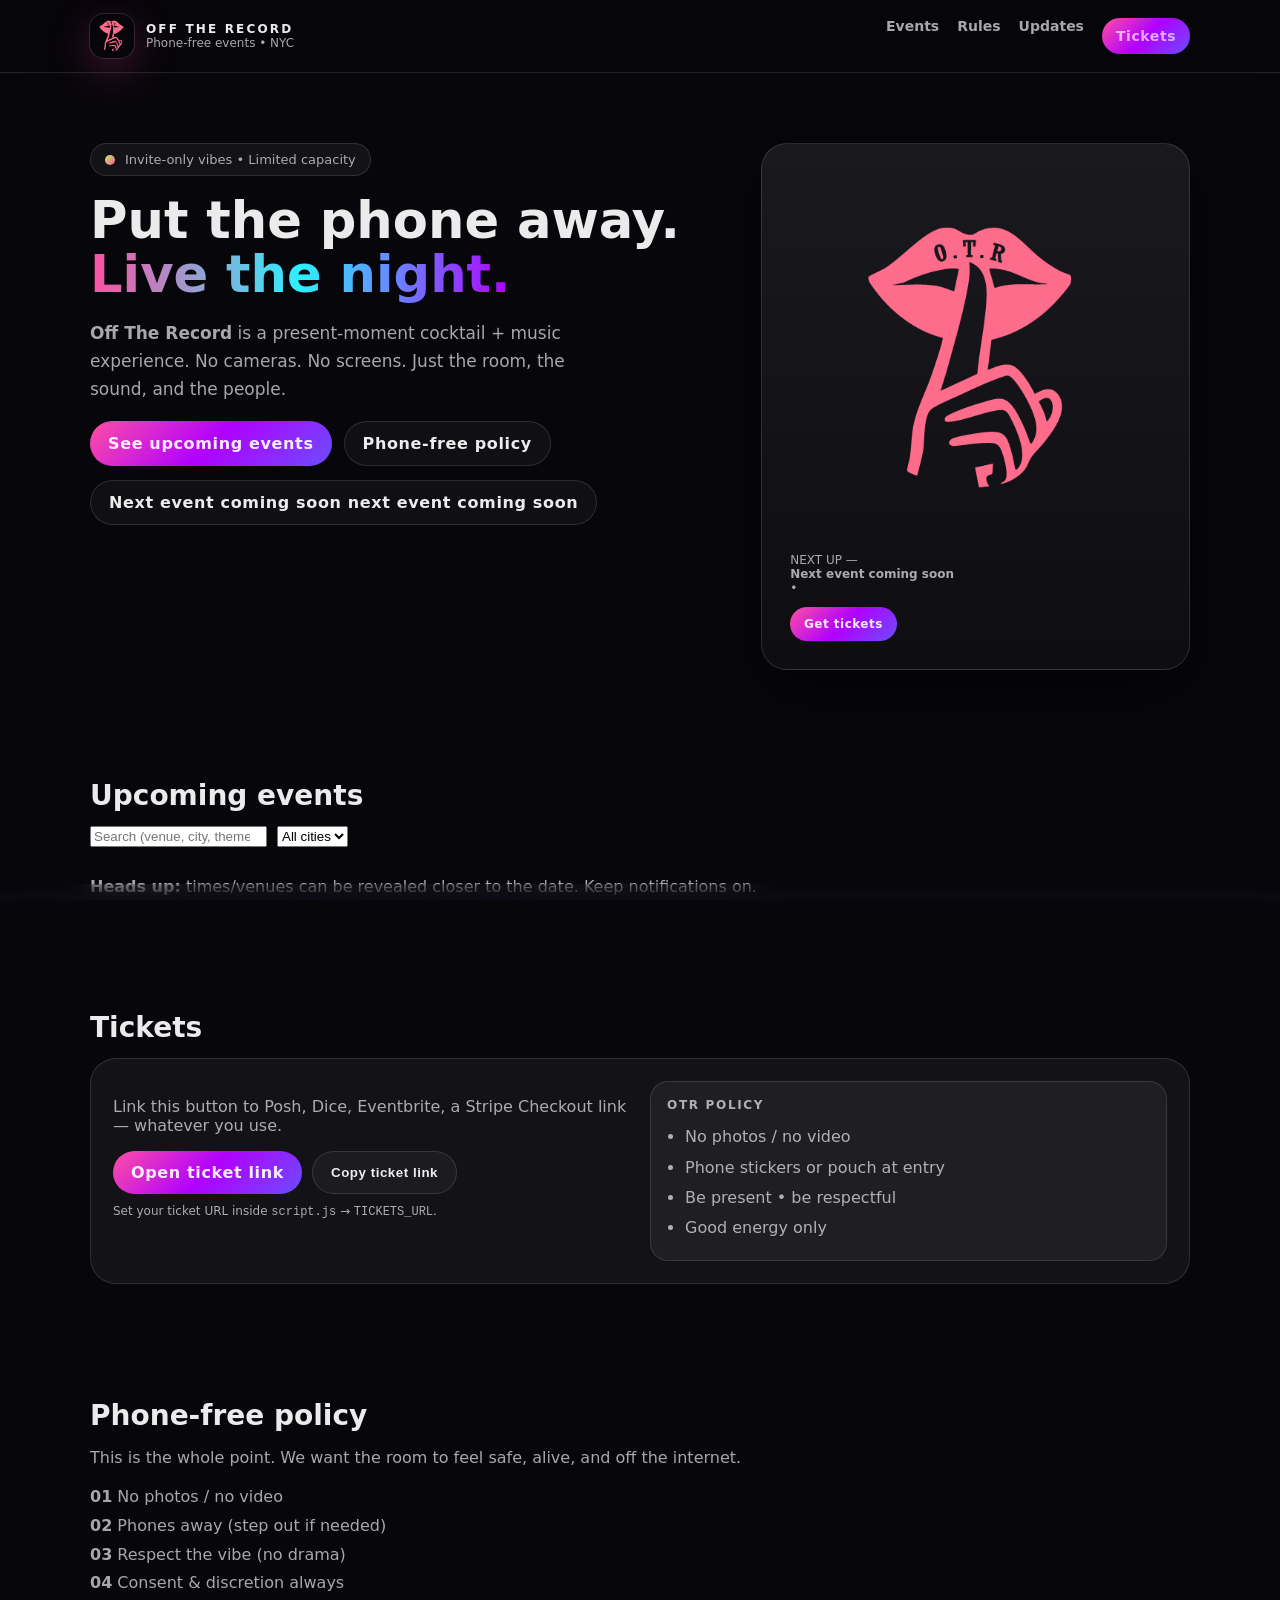
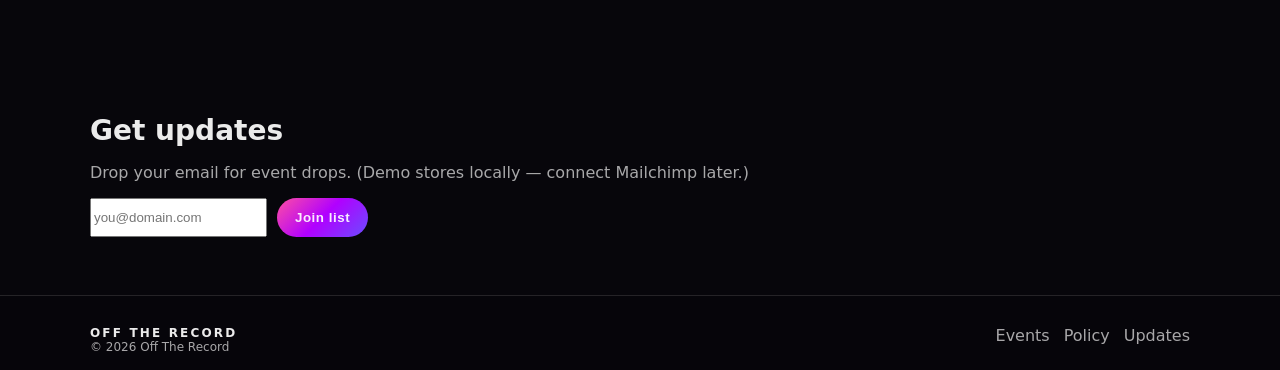
<file: index.html>
<!doctype html>
<html lang="en">
  <head>
    <meta charset="UTF-8" />
    <meta name="viewport" content="width=device-width, initial-scale=1.0" />
    <title>Off The Record — Events</title>
    <meta name="description" content="Off The Record — phone-free, present-moment events. Tickets, upcoming dates, and RSVP." />

    <meta property="og:title" content="Off The Record — Events" />
    <meta property="og:description" content="Phone-free nights. Real conversations. Music + cocktails." />
    <meta property="og:image" content="./assets/otr-logo.png" />
    <meta property="og:type" content="website" />

    <link rel="icon" href="./assets/otr-logo.png" />
    <link rel="stylesheet" href="./styles.css" />
  </head>

  <body>
    <header>
      <div class="container nav">
        <a class="brand" href="#top">
          <img src="./assets/otr-logo.png" alt="Off The Record logo" />
          <div>
            <div class="brand-name">OFF THE RECORD</div>
            <div class="brand-tag">Phone-free events • NYC</div>
          </div>
        </a>

        <div class="nav-links">
          <a href="#events">Events</a>
          <a href="#rules">Rules</a>
          <a href="#subscribe">Updates</a>
          <a class="btn btn-small btn-primary" href="#tickets">Tickets</a>
        </div>
      </div>
    </header>

    <main id="top">
      <section class="hero blur-bottom">
        <div class="container hero-grid">
          <div>
            <div class="pill"><span></span> Invite-only vibes • Limited capacity</div>

            <h1>
              Put the phone away.
              <span class="accent">Live the night.</span>
            </h1>

            <p>
              <strong>Off The Record</strong> is a present-moment cocktail + music experience.
              No cameras. No screens. Just the room, the sound, and the people.
            </p>

            <div class="hero-actions">
              <a class="btn btn-primary" href="#events">See upcoming events</a>
              <a class="btn btn-ghost" href="#rules">Phone-free policy</a>
            </div>

            <div class="hero-actions" style="margin-top:14px;">
              <div class="btn btn-ghost" style="cursor:default;">
                <strong id="countdownDays">—</strong>&nbsp;next event coming soon
              </div>
            </div>
          </div>

          <div class="logo-card">
            <img src="./assets/otr-logo.png" alt="Off The Record logo" />
            <div class="tiny muted" style="margin-top:10px;">
              NEXT UP — <span id="nextEventDate">—</span><br />
              <strong id="nextEventTitle">Loading…</strong><br />
              <span class="muted"><span id="nextEventVenue">—</span> • <span id="nextEventCity">—</span></span>
            </div>
            <div style="margin-top:12px;">
              <a class="btn btn-small btn-primary" href="#tickets">Get tickets</a>
            </div>
          </div>
        </div>
      </section>

      <section id="events">
        <div class="container">
          <h2>Upcoming events</h2>

          <div style="display:flex; gap:10px; flex-wrap:wrap; margin-bottom:14px;">
            <input id="searchInput" class="search" type="search" placeholder="Search (venue, city, theme…)" />
            <select id="cityFilter" class="select">
              <option value="all">All cities</option>
            </select>
          </div>

          <div id="eventsGrid" class="events-grid"></div>

          <div style="margin-top:16px;" class="muted">
            <strong>Heads up:</strong> times/venues can be revealed closer to the date. Keep notifications on.
          </div>
        </div>
      </section>

      <section id="tickets">
        <div class="container">
          <h2>Tickets</h2>

          <div class="tickets">
            <div>
              <p class="muted">
                Link this button to Posh, Dice, Eventbrite, a Stripe Checkout link — whatever you use.
              </p>

              <div style="display:flex; gap:10px; flex-wrap:wrap;">
                <a class="btn btn-primary" id="ticketsLink" href="#" target="_blank" rel="noopener noreferrer">Open ticket link</a>
                <button class="btn btn-ghost" id="copyLinkBtn" type="button">Copy ticket link</button>
              </div>

              <p class="tiny muted" style="margin-top:10px;">
                Set your ticket URL inside <code>script.js</code> → <code>TICKETS_URL</code>.
              </p>
            </div>

            <div style="padding:16px; border-radius:18px; border:1px solid rgba(255,255,255,.12); background: rgba(255,255,255,.05);">
              <div class="tiny muted" style="letter-spacing:.14em; font-weight:900;">OTR POLICY</div>
              <ul class="muted" style="line-height:1.9; margin:10px 0 0; padding-left:18px;">
                <li>No photos / no video</li>
                <li>Phone stickers or pouch at entry</li>
                <li>Be present • be respectful</li>
                <li>Good energy only</li>
              </ul>
            </div>
          </div>
        </div>
      </section>

      <section id="rules">
        <div class="container">
          <h2>Phone-free policy</h2>
          <p class="muted">
            This is the whole point. We want the room to feel safe, alive, and off the internet.
          </p>

          <div class="muted" style="margin-top:10px; line-height:1.8;">
            <strong>01</strong> No photos / no video<br />
            <strong>02</strong> Phones away (step out if needed)<br />
            <strong>03</strong> Respect the vibe (no drama)<br />
            <strong>04</strong> Consent & discretion always
          </div>
        </div>
      </section>

      <section id="subscribe">
        <div class="container">
          <h2>Get updates</h2>
          <p class="muted">Drop your email for event drops. (Demo stores locally — connect Mailchimp later.)</p>

          <form id="subscribeForm" style="display:flex; gap:10px; flex-wrap:wrap; margin-top:12px;">
            <input id="emailInput" class="input" type="email" placeholder="you@domain.com" required />
            <button class="btn btn-primary" type="submit">Join list</button>
          </form>

          <p id="subscribeMsg" class="tiny muted" style="margin-top:10px;"></p>
        </div>
      </section>
    </main>

    <footer>
      <div class="container footer-inner">
        <div>
          <div class="footer-brand">OFF THE RECORD</div>
          <div class="tiny muted">© <span id="year"></span> Off The Record</div>
        </div>

        <div class="muted" style="display:flex; gap:14px;">
          <a href="#events">Events</a>
          <a href="#rules">Policy</a>
          <a href="#subscribe">Updates</a>
        </div>
      </div>
    </footer>
    <div class="blur-fixed"></div>

    <script src="./script.js"></script>
  </body>
</html>
</file>
<file: styles.css>
/* ===============================
   OFF THE RECORD — styles.css
   =============================== */

:root {
  --bg: #07060b;
  --panel: rgba(255,255,255,0.06);
  --panel-strong: rgba(255,255,255,0.10);
  --border: rgba(255,255,255,0.12);
  --text: rgba(255,255,255,0.92);
  --muted: rgba(255,255,255,0.65);

  /* Vibrant OTR palette */
  --pink: #ff4fa3;
  --pink-soft: #ff77b7;
  --purple: #b100ff;
  --violet: #6b4dff;
  --cyan: #2df0ff;
  --lime: #b8ff5a;

  --radius: 18px;
  --radius-lg: 26px;
  --shadow: 0 20px 60px rgba(0,0,0,.55);
}

*,
*::before,
*::after {
  box-sizing: border-box;
}

html, body {
  margin: 0;
  padding: 0;
  background: var(--bg);
  color: var(--text);
  font-family: system-ui, -apple-system, BlinkMacSystemFont, "Segoe UI",
               Roboto, Helvetica, Arial, sans-serif;
}

/* ---------- Global ---------- */

a {
  color: inherit;
  text-decoration: none;
}

img {
  display: block;
  max-width: 100%;
}

.container {
  width: min(1100px, calc(100% - 40px));
  margin-inline: auto;
}

.muted { color: var(--muted); }
.tiny { font-size: 12px; }

/* ---------- Background glow ---------- */

body::before,
body::after {
  content: "";
  position: fixed;
  inset: -30%;
  z-index: -1;
  filter: blur(80px);
  opacity: 0.45;
}

body::before {
  background:
    radial-gradient(circle at 25% 20%, var(--pink), transparent 60%),
    radial-gradient(circle at 75% 30%, var(--cyan), transparent 60%);
}

body::after {
  background:
    radial-gradient(circle at 50% 80%, var(--purple), transparent 60%);
}

/* ---------- Header ---------- */

header {
  position: sticky;
  top: 0;
  z-index: 20;
  backdrop-filter: blur(12px);
  background: rgba(7,6,11,0.6);
  border-bottom: 1px solid var(--border);
}

.nav {
  display: flex;
  align-items: center;
  justify-content: space-between;
  padding: 14px 0;
  gap: 16px;
}

.brand {
  display: flex;
  align-items: center;
  gap: 12px;
}

.brand img {
  width: 44px;
  height: 44px;
  border-radius: 14px;
  box-shadow: 0 0 0 1px var(--border),
              0 12px 40px rgba(255,79,163,.25);
}

.brand-name {
  font-weight: 900;
  letter-spacing: 0.18em;
  font-size: 12px;
}

.brand-tag {
  font-size: 12px;
  color: var(--muted);
}

.nav-links {
  display: flex;
  gap: 18px;
}

.nav-links a {
  font-weight: 600;
  font-size: 14px;
  color: var(--muted);
}

.nav-links a:hover {
  color: var(--text);
}

/* ---------- Buttons ---------- */

.btn {
  display: inline-flex;
  align-items: center;
  justify-content: center;
  padding: 12px 18px;
  border-radius: 999px;
  font-weight: 800;
  letter-spacing: 0.04em;
  border: 1px solid var(--border);
  background: rgba(255,255,255,0.06);
  color: var(--text);
  cursor: pointer;
  transition: transform .15s ease, filter .15s ease;
}

.btn:hover { transform: translateY(-1px); }

.btn-primary {
  background: linear-gradient(
    135deg,
    var(--pink),
    var(--purple),
    var(--violet)
  );
  border: none;
}

.btn-ghost {
  background: rgba(255,255,255,0.04);
}

.btn-small {
  padding: 10px 14px;
  font-size: 12px;
}

/* ---------- Hero ---------- */

.hero {
  padding: 70px 0 40px;
}

.hero-grid {
  display: grid;
  grid-template-columns: 1.2fr 0.8fr;
  gap: 28px;
}

.pill {
  display: inline-flex;
  align-items: center;
  gap: 10px;
  padding: 8px 14px;
  border-radius: 999px;
  border: 1px solid var(--border);
  background: rgba(255,255,255,0.05);
  font-size: 13px;
  color: var(--muted);
}

.pill span {
  width: 10px;
  height: 10px;
  border-radius: 50%;
  background: linear-gradient(135deg, var(--lime), var(--pink));
}

h1 {
  margin: 18px 0 10px;
  font-size: clamp(38px, 4vw, 64px);
  line-height: 1.05;
}

h1 .accent {
  background: linear-gradient(90deg, var(--pink), var(--cyan), var(--purple));
  -webkit-background-clip: text;
  color: transparent;
}

.hero p {
  max-width: 520px;
  font-size: 17px;
  line-height: 1.65;
  color: var(--muted);
}

.hero-actions {
  display: flex;
  gap: 12px;
  margin-top: 18px;
  flex-wrap: wrap;
}

/* ---------- Logo card ---------- */

.logo-card {
  position: relative;
  padding: 28px;
  border-radius: var(--radius-lg);
  background: linear-gradient(
    180deg,
    rgba(255,255,255,0.08),
    rgba(255,255,255,0.03)
  );
  border: 1px solid var(--border);
  box-shadow: var(--shadow);
}

.logo-card::after {
  content: "";
  position: absolute;
  inset: -40%;
  background:
    radial-gradient(circle at 30% 30%, var(--pink), transparent 60%),
    radial-gradient(circle at 70% 40%, var(--cyan), transparent 60%);
  filter: blur(60px);
  opacity: 0.6;
  z-index: -1;
}

/* ---------- Sections ---------- */

section {
  padding: 46px 0;
}

h2 {
  font-size: 28px;
  margin-bottom: 14px;
}

/* ---------- Event cards ---------- */

.events-grid {
  display: grid;
  grid-template-columns: repeat(3, 1fr);
  gap: 16px;
}

.event-card {
  position: relative;
  padding: 18px;
  border-radius: var(--radius);
  background: rgba(255,255,255,0.06);
  border: 1px solid var(--border);
  box-shadow: var(--shadow);
  overflow: hidden;
}

.event-card::before {
  content: "";
  position: absolute;
  inset: -40%;
  background:
    radial-gradient(circle at 20% 20%, var(--pink), transparent 60%),
    radial-gradient(circle at 80% 30%, var(--cyan), transparent 60%);
  filter: blur(40px);
  opacity: 0.5;
}

.event-card h3 {
  margin: 10px 0 6px;
  font-size: 18px;
}

.event-meta {
  font-size: 13px;
  color: var(--muted);
}

/* ---------- Tickets ---------- */

.tickets {
  display: grid;
  grid-template-columns: 1fr 1fr;
  gap: 20px;
  padding: 22px;
  border-radius: var(--radius-lg);
  background: rgba(255,255,255,0.05);
  border: 1px solid var(--border);
}

/* ---------- Footer ---------- */

footer {
  border-top: 1px solid var(--border);
  padding: 30px 0 16px;
  backdrop-filter: blur(10px);
  background: rgba(7,6,11,0.6);
}

.footer-inner {
  display: flex;
  justify-content: space-between;
  gap: 14px;
  flex-wrap: wrap;
}

.footer-brand {
  font-weight: 900;
  letter-spacing: 0.18em;
  font-size: 12px;
}

/* ---------- Responsive ---------- */

@media (max-width: 900px) {
  .hero-grid {
    grid-template-columns: 1fr;
  }

  .events-grid {
    grid-template-columns: repeat(2, 1fr);
  }

  .tickets {
    grid-template-columns: 1fr;
  }
}

@media (max-width: 600px) {
  .events-grid {
    grid-template-columns: 1fr;
  }

  h1 {
    font-size: 36px;
  }
}
/* OTR pulse — subtle luxury */
.btn.btn-primary,
a.btn.btn-primary,
button.btn.btn-primary {
  animation: otrPulse 1.8s ease-in-out infinite !important;
  will-change: transform, filter;
}

@keyframes otrPulse {
  0%, 100% {
    transform: translateY(0);
    filter: brightness(1);
  }
  50% {
    transform: translateY(-1px);
    filter: brightness(1.07);
  }
}
/* Fixed bottom blur (stays on screen while you scroll) */
.blur-fixed {
  position: fixed;
  left: 0;
  right: 0;
  bottom: 0;
  height: 1rem;
  pointer-events: none;
  z-index: 9999;

  backdrop-filter: blur(14px);
  -webkit-backdrop-filter: blur(14px);

  background: linear-gradient(
    to bottom,
    rgba(11, 11, 20, 0) 0%,
    rgba(11, 11, 20, 0.35) 40%,
    rgba(11, 11, 20, 0.85) 100%
  );
}
</file>
